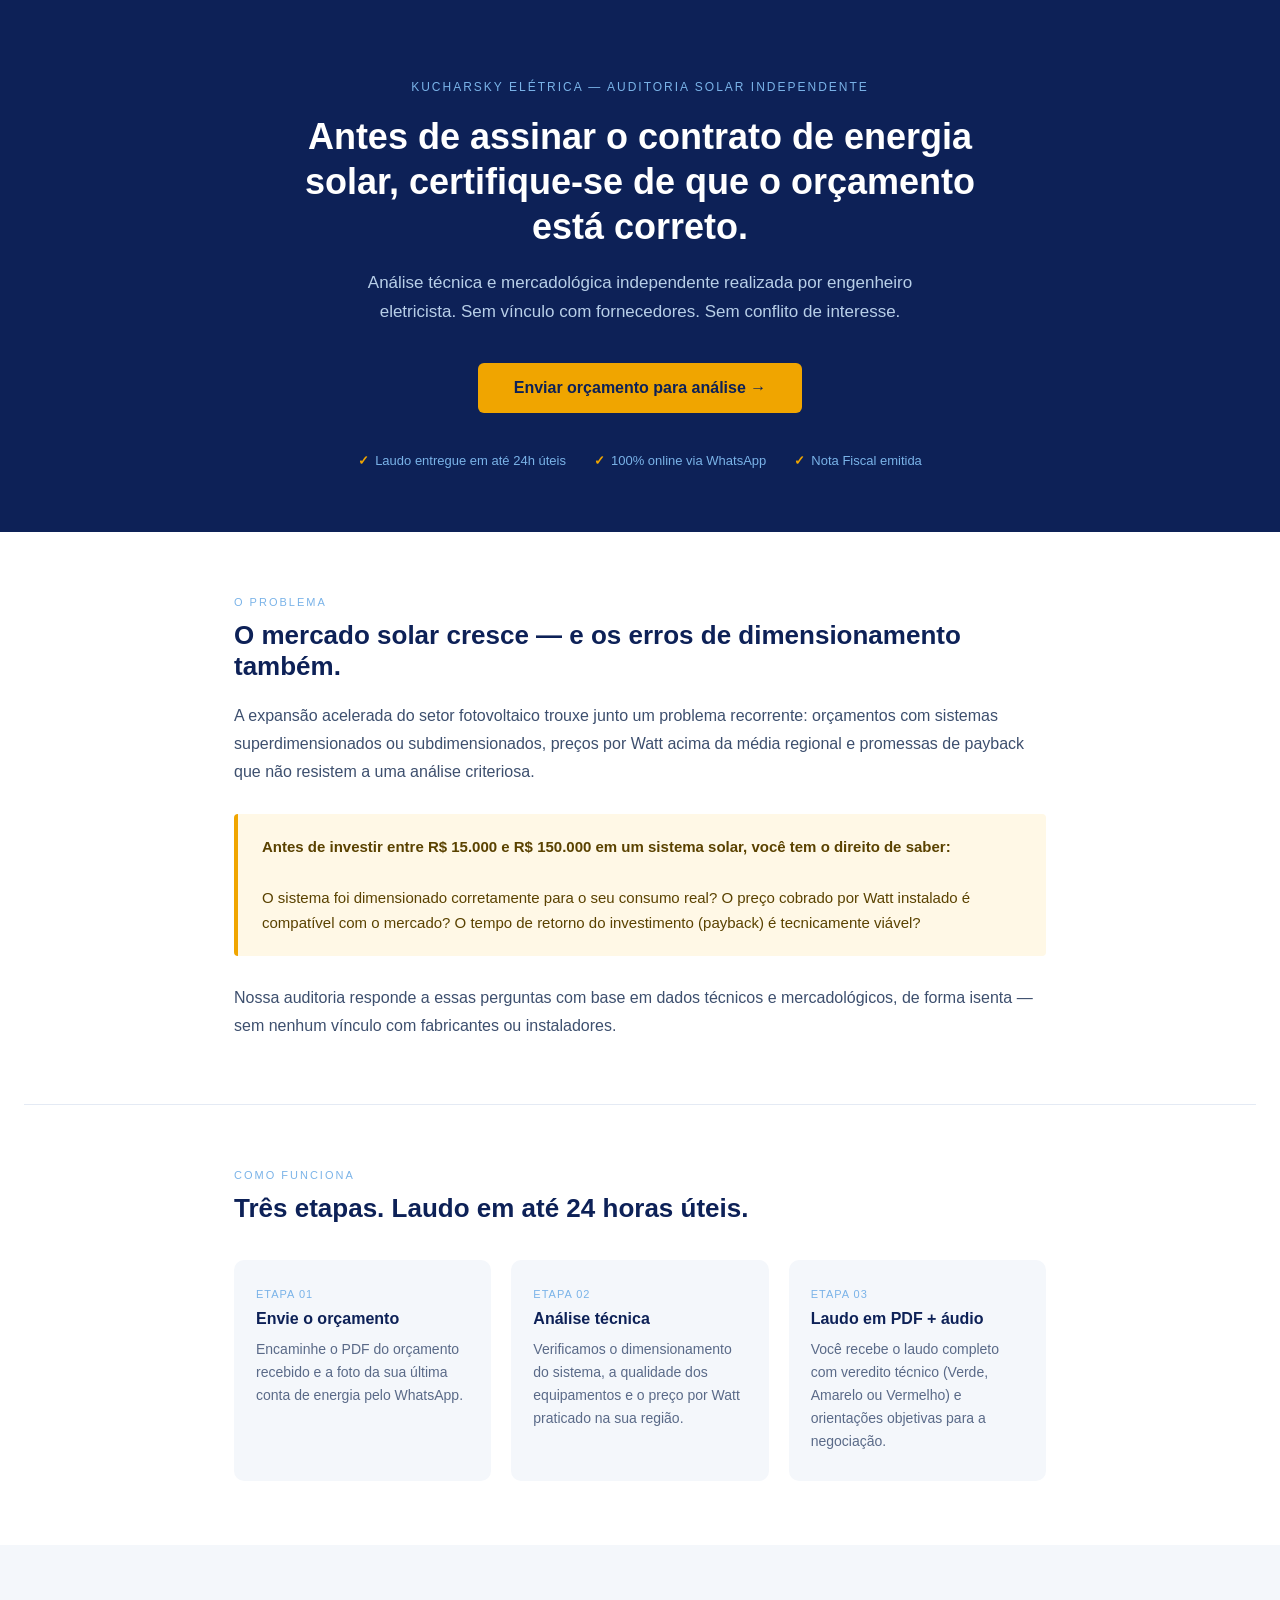
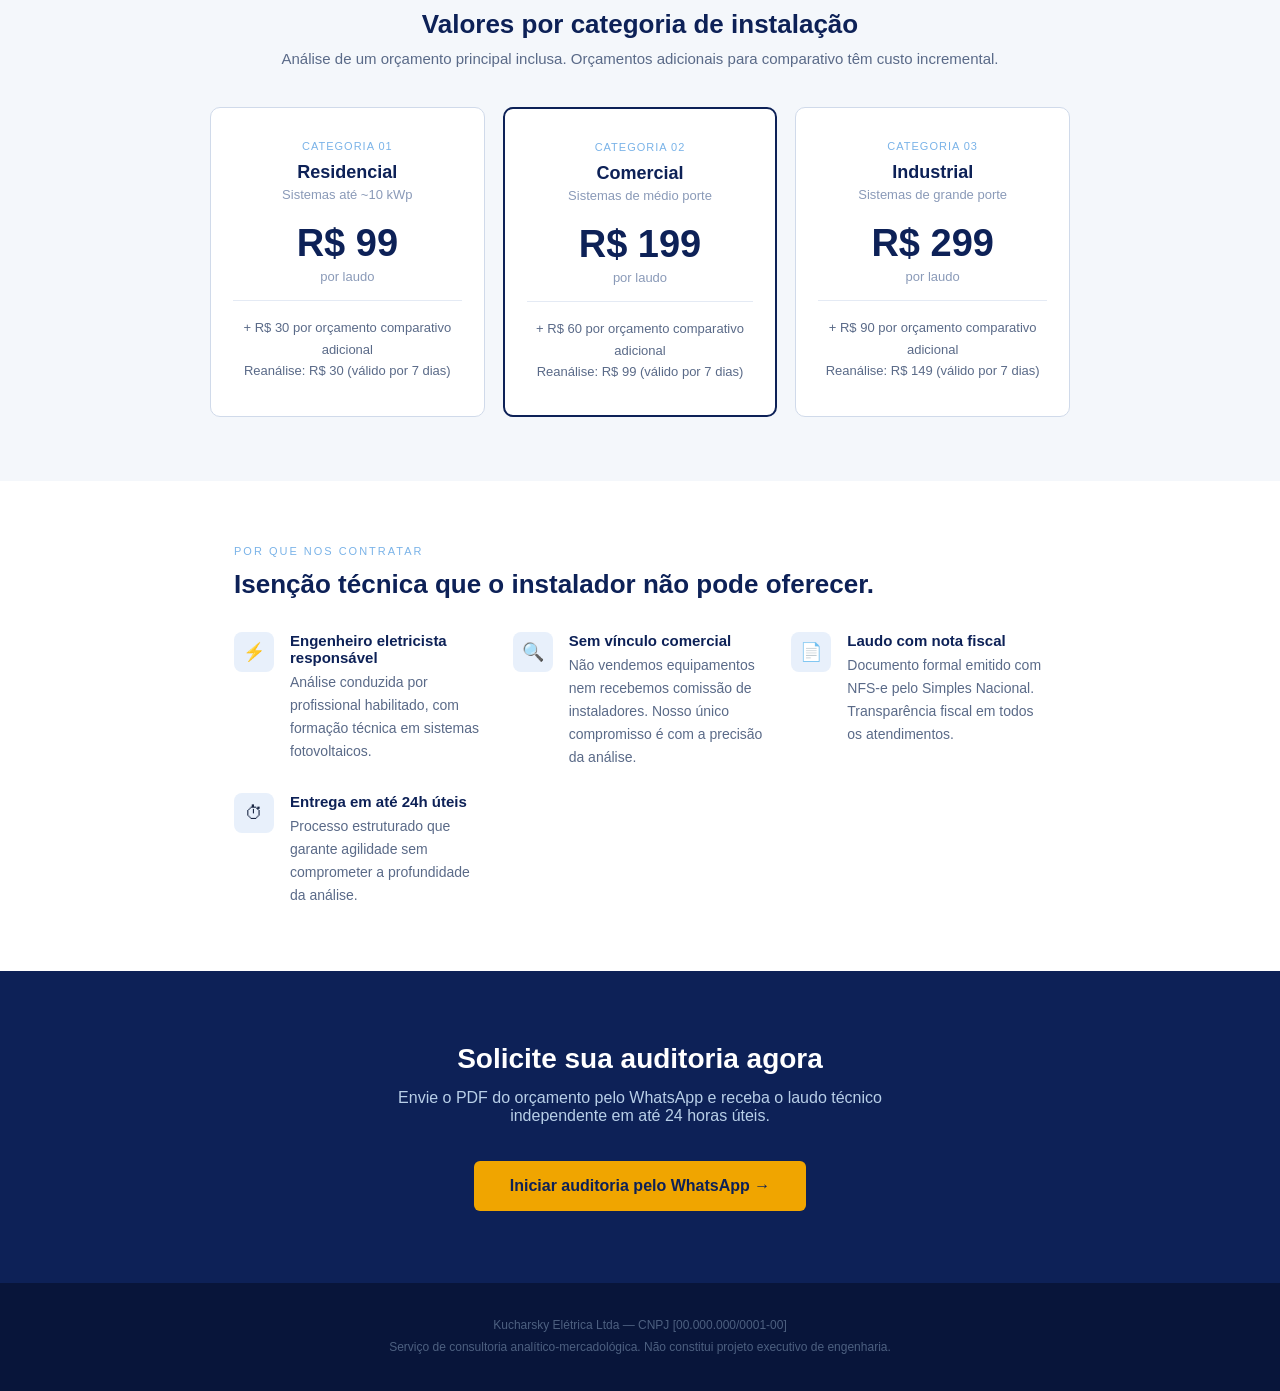
<file: landing-page-auditoria-solar.html>
<!DOCTYPE html>
<html lang="pt-BR">
<head>
<meta charset="UTF-8">
<meta name="viewport" content="width=device-width, initial-scale=1.0">
<title>Auditoria Solar Independente — Kucharsky Elétrica</title>
<meta name="description" content="Análise técnica e mercadológica independente de orçamentos de energia solar. Laudo em até 24h úteis. Sem vínculo com fornecedores.">
<style>
  * { box-sizing: border-box; margin: 0; padding: 0; }
  body { font-family: 'Segoe UI', Arial, sans-serif; color: #1a2744; }
  a { text-decoration: none; }

  /* HERO */
  .hero { background: #0d2157; color: #fff; padding: 80px 24px 64px; text-align: center; }
  .hero-eyebrow { font-size: 12px; letter-spacing: 2px; text-transform: uppercase; color: #7ab3e8; margin-bottom: 20px; }
  .hero h1 { font-size: 36px; font-weight: 600; line-height: 1.25; margin-bottom: 20px; max-width: 680px; margin-left: auto; margin-right: auto; }
  .hero p { font-size: 17px; color: #b8cfe8; line-height: 1.7; max-width: 560px; margin: 0 auto 36px; }
  .btn-cta { display: inline-block; background: #f0a500; color: #0d2157; font-weight: 700; font-size: 16px; padding: 16px 36px; border-radius: 6px; }
  .btn-cta:hover { background: #e09400; }
  .badge-strip { display: flex; justify-content: center; gap: 28px; margin-top: 40px; flex-wrap: wrap; }
  .badge { font-size: 13px; color: #7ab3e8; display: flex; align-items: center; gap: 6px; }
  .badge::before { content: '✓'; color: #f0a500; font-weight: 700; }

  /* SECTIONS */
  .section { padding: 64px 24px; max-width: 860px; margin: 0 auto; }
  .section-label { font-size: 11px; letter-spacing: 2px; text-transform: uppercase; color: #7ab3e8; margin-bottom: 12px; }
  .section h2 { font-size: 26px; font-weight: 600; color: #0d2157; margin-bottom: 20px; }
  .section p { font-size: 16px; line-height: 1.75; color: #3d4f6e; }

  .alert-box { background: #fff8e6; border-left: 4px solid #f0a500; padding: 20px 24px; border-radius: 4px; margin: 28px 0; font-size: 15px; color: #5a4200; line-height: 1.7; }

  /* HOW IT WORKS */
  .how-grid { display: grid; grid-template-columns: repeat(auto-fit, minmax(220px, 1fr)); gap: 20px; margin-top: 36px; }
  .how-card { background: #f4f7fb; border-radius: 10px; padding: 28px 22px; }
  .step-num { font-size: 11px; letter-spacing: 1px; text-transform: uppercase; color: #7ab3e8; margin-bottom: 10px; }
  .how-card h3 { font-size: 16px; font-weight: 600; color: #0d2157; margin-bottom: 10px; }
  .how-card p { font-size: 14px; color: #5a6a88; line-height: 1.65; }

  .divider { border: none; border-top: 1px solid #e4eaf4; margin: 0 24px; }

  /* PRICING */
  .pricing { background: #f4f7fb; padding: 64px 24px; }
  .pricing-inner { max-width: 860px; margin: 0 auto; }
  .pricing h2 { font-size: 26px; font-weight: 600; color: #0d2157; margin-bottom: 10px; text-align: center; }
  .pricing-sub { text-align: center; font-size: 15px; color: #5a6a88; margin-bottom: 40px; }
  .price-grid { display: grid; grid-template-columns: repeat(auto-fit, minmax(220px, 1fr)); gap: 18px; }
  .price-card { background: #fff; border: 1px solid #d0daea; border-radius: 10px; padding: 32px 22px; text-align: center; }
  .price-card.featured { border: 2px solid #0d2157; }
  .price-tag { font-size: 11px; letter-spacing: 1px; text-transform: uppercase; color: #7ab3e8; margin-bottom: 10px; }
  .price-type { font-size: 18px; font-weight: 600; color: #0d2157; margin-bottom: 4px; }
  .price-desc { font-size: 13px; color: #8a9ab8; margin-bottom: 20px; }
  .price-value { font-size: 38px; font-weight: 700; color: #0d2157; }
  .price-period { font-size: 13px; color: #8a9ab8; margin-top: 4px; }
  .price-extra { font-size: 13px; color: #5a6a88; margin-top: 16px; padding-top: 16px; border-top: 1px solid #e4eaf4; line-height: 1.65; }

  /* WHY */
  .why-grid { display: grid; grid-template-columns: repeat(auto-fit, minmax(240px, 1fr)); gap: 24px; margin-top: 32px; }
  .why-item { display: flex; gap: 16px; align-items: flex-start; }
  .why-icon { width: 40px; height: 40px; border-radius: 8px; background: #e8f0fb; display: flex; align-items: center; justify-content: center; flex-shrink: 0; font-size: 18px; }
  .why-item h3 { font-size: 15px; font-weight: 600; color: #0d2157; margin-bottom: 5px; }
  .why-item p { font-size: 14px; color: #5a6a88; line-height: 1.65; }

  /* CTA BOTTOM */
  .cta-bottom { background: #0d2157; padding: 72px 24px; text-align: center; color: #fff; }
  .cta-bottom h2 { font-size: 28px; font-weight: 600; margin-bottom: 14px; }
  .cta-bottom p { font-size: 16px; color: #b8cfe8; margin-bottom: 36px; max-width: 500px; margin-left: auto; margin-right: auto; }

  /* FOOTER */
  footer { background: #08153a; padding: 32px 24px; text-align: center; }
  footer p { font-size: 12px; color: #4d6080; line-height: 1.8; }

  /* RESPONSIVE */
  @media (max-width: 600px) {
    .hero h1 { font-size: 26px; }
    .badge-strip { gap: 14px; }
    .section h2, .pricing h2, .cta-bottom h2 { font-size: 22px; }
    .price-value { font-size: 30px; }
  }
</style>
</head>
<body>

<!-- HERO -->
<section class="hero">
  <div class="hero-eyebrow">Kucharsky Elétrica — Auditoria Solar Independente</div>
  <h1>Antes de assinar o contrato de energia solar, certifique-se de que o orçamento está correto.</h1>
  <p>Análise técnica e mercadológica independente realizada por engenheiro eletricista. Sem vínculo com fornecedores. Sem conflito de interesse.</p>
  <a href="https://wa.me/55XXXXXXXXXXX?text=Olá!%20Gostaria%20de%20solicitar%20uma%20auditoria%20solar." class="btn-cta">Enviar orçamento para análise →</a>
  <div class="badge-strip">
    <span class="badge">Laudo entregue em até 24h úteis</span>
    <span class="badge">100% online via WhatsApp</span>
    <span class="badge">Nota Fiscal emitida</span>
  </div>
</section>

<!-- O PROBLEMA -->
<div class="section">
  <div class="section-label">O problema</div>
  <h2>O mercado solar cresce — e os erros de dimensionamento também.</h2>
  <p>A expansão acelerada do setor fotovoltaico trouxe junto um problema recorrente: orçamentos com sistemas superdimensionados ou subdimensionados, preços por Watt acima da média regional e promessas de payback que não resistem a uma análise criteriosa.</p>
  <div class="alert-box">
    <strong>Antes de investir entre R$ 15.000 e R$ 150.000 em um sistema solar, você tem o direito de saber:</strong><br><br>
    O sistema foi dimensionado corretamente para o seu consumo real? O preço cobrado por Watt instalado é compatível com o mercado? O tempo de retorno do investimento (payback) é tecnicamente viável?
  </div>
  <p>Nossa auditoria responde a essas perguntas com base em dados técnicos e mercadológicos, de forma isenta — sem nenhum vínculo com fabricantes ou instaladores.</p>
</div>

<hr class="divider">

<!-- COMO FUNCIONA -->
<div class="section">
  <div class="section-label">Como funciona</div>
  <h2>Três etapas. Laudo em até 24 horas úteis.</h2>
  <div class="how-grid">
    <div class="how-card">
      <div class="step-num">Etapa 01</div>
      <h3>Envie o orçamento</h3>
      <p>Encaminhe o PDF do orçamento recebido e a foto da sua última conta de energia pelo WhatsApp.</p>
    </div>
    <div class="how-card">
      <div class="step-num">Etapa 02</div>
      <h3>Análise técnica</h3>
      <p>Verificamos o dimensionamento do sistema, a qualidade dos equipamentos e o preço por Watt praticado na sua região.</p>
    </div>
    <div class="how-card">
      <div class="step-num">Etapa 03</div>
      <h3>Laudo em PDF + áudio</h3>
      <p>Você recebe o laudo completo com veredito técnico (Verde, Amarelo ou Vermelho) e orientações objetivas para a negociação.</p>
    </div>
  </div>
</div>

<!-- PREÇOS -->
<div class="pricing">
  <div class="pricing-inner">
    <h2>Valores por categoria de instalação</h2>
    <p class="pricing-sub">Análise de um orçamento principal inclusa. Orçamentos adicionais para comparativo têm custo incremental.</p>
    <div class="price-grid">
      <div class="price-card">
        <div class="price-tag">Categoria 01</div>
        <div class="price-type">Residencial</div>
        <div class="price-desc">Sistemas até ~10 kWp</div>
        <div class="price-value">R$ 99</div>
        <div class="price-period">por laudo</div>
        <div class="price-extra">+ R$ 30 por orçamento comparativo adicional<br>Reanálise: R$ 30 (válido por 7 dias)</div>
      </div>
      <div class="price-card featured">
        <div class="price-tag">Categoria 02</div>
        <div class="price-type">Comercial</div>
        <div class="price-desc">Sistemas de médio porte</div>
        <div class="price-value">R$ 199</div>
        <div class="price-period">por laudo</div>
        <div class="price-extra">+ R$ 60 por orçamento comparativo adicional<br>Reanálise: R$ 99 (válido por 7 dias)</div>
      </div>
      <div class="price-card">
        <div class="price-tag">Categoria 03</div>
        <div class="price-type">Industrial</div>
        <div class="price-desc">Sistemas de grande porte</div>
        <div class="price-value">R$ 299</div>
        <div class="price-period">por laudo</div>
        <div class="price-extra">+ R$ 90 por orçamento comparativo adicional<br>Reanálise: R$ 149 (válido por 7 dias)</div>
      </div>
    </div>
  </div>
</div>

<!-- POR QUE NÓS -->
<div class="section">
  <div class="section-label">Por que nos contratar</div>
  <h2>Isenção técnica que o instalador não pode oferecer.</h2>
  <div class="why-grid">
    <div class="why-item">
      <div class="why-icon">⚡</div>
      <div>
        <h3>Engenheiro eletricista responsável</h3>
        <p>Análise conduzida por profissional habilitado, com formação técnica em sistemas fotovoltaicos.</p>
      </div>
    </div>
    <div class="why-item">
      <div class="why-icon">🔍</div>
      <div>
        <h3>Sem vínculo comercial</h3>
        <p>Não vendemos equipamentos nem recebemos comissão de instaladores. Nosso único compromisso é com a precisão da análise.</p>
      </div>
    </div>
    <div class="why-item">
      <div class="why-icon">📄</div>
      <div>
        <h3>Laudo com nota fiscal</h3>
        <p>Documento formal emitido com NFS-e pelo Simples Nacional. Transparência fiscal em todos os atendimentos.</p>
      </div>
    </div>
    <div class="why-item">
      <div class="why-icon">⏱</div>
      <div>
        <h3>Entrega em até 24h úteis</h3>
        <p>Processo estruturado que garante agilidade sem comprometer a profundidade da análise.</p>
      </div>
    </div>
  </div>
</div>

<!-- CTA FINAL -->
<section class="cta-bottom">
  <h2>Solicite sua auditoria agora</h2>
  <p>Envie o PDF do orçamento pelo WhatsApp e receba o laudo técnico independente em até 24 horas úteis.</p>
  <a href="https://wa.me/55XXXXXXXXXXX?text=Olá!%20Gostaria%20de%20solicitar%20uma%20auditoria%20solar." class="btn-cta">Iniciar auditoria pelo WhatsApp →</a>
</section>

<!-- FOOTER -->
<footer>
  <p>Kucharsky Elétrica Ltda — CNPJ [00.000.000/0001-00]<br>
  Serviço de consultoria analítico-mercadológica. Não constitui projeto executivo de engenharia.</p>
</footer>

</body>
</html>
</file>
